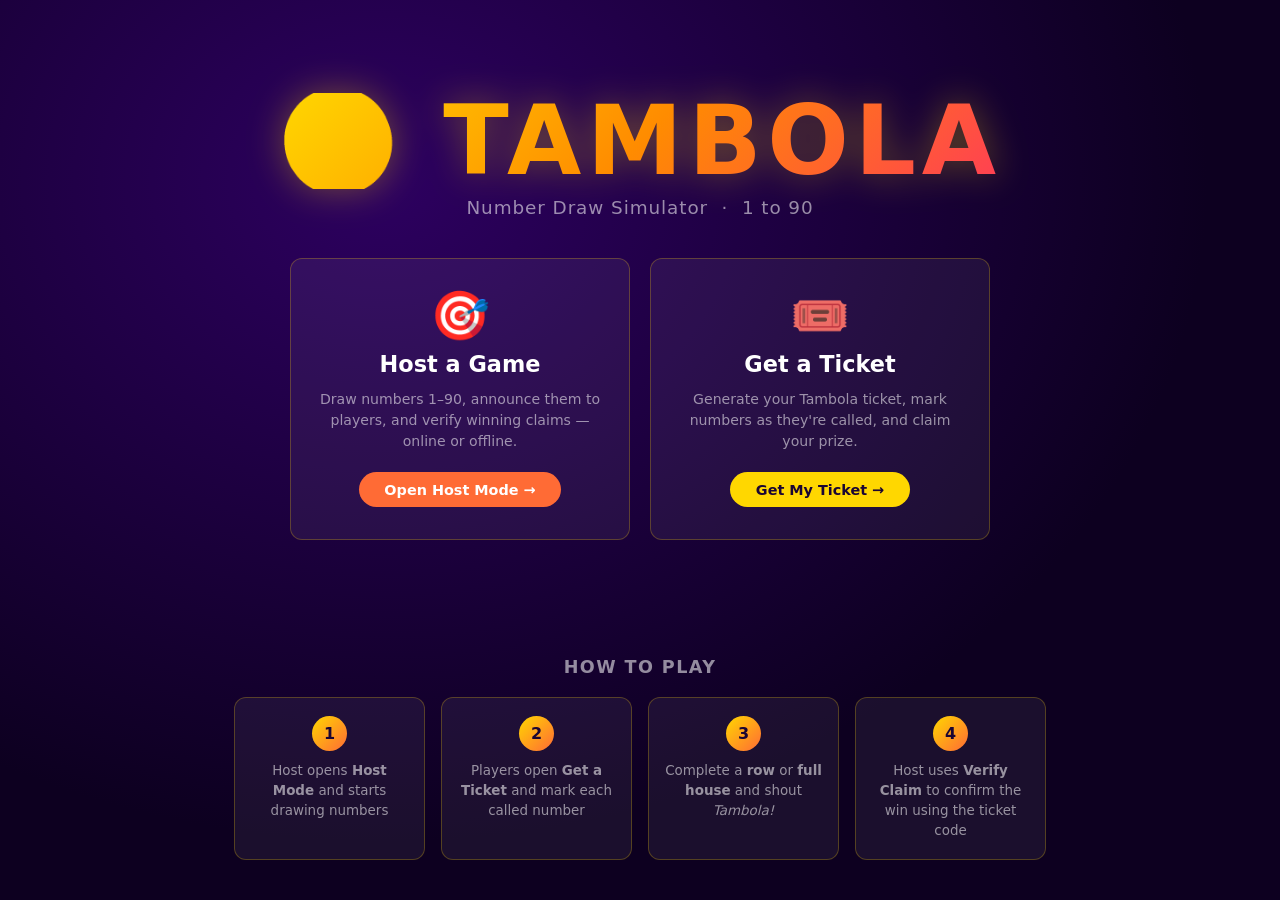
<file: index.html>
<!DOCTYPE html>
<html lang="en">
<head>
    <meta charset="UTF-8">
    <meta name="viewport" content="width=device-width, initial-scale=1.0">
    <title>Tambola – Number Draw Simulator</title>
    <meta name="description" content="Free offline Tambola / Housie number draw simulator. Host games, generate tickets, verify wins.">
    <link rel="stylesheet" href="assets/css/style.css">
    <style>
        /* Landing-only styles inlined to avoid flash */
        body { background: radial-gradient(ellipse at 30% 20%, #2d0060 0%, #0d0020 65%); }
    </style>
</head>
<body class="page-landing">

<main class="landing-hero">
    <div class="landing-logo">🎱 TAMBOLA</div>
    <p class="landing-sub">Number Draw Simulator &nbsp;·&nbsp; 1 to 90</p>

    <div class="mode-cards">
        <a href="host.html" class="mode-card host">
            <div class="mode-icon">🎯</div>
            <h2>Host a Game</h2>
            <p>Draw numbers 1–90, announce them to players, and verify winning claims — online or offline.</p>
            <span class="enter-btn">Open Host Mode →</span>
        </a>

        <a href="player.html" class="mode-card player">
            <div class="mode-icon">🎟️</div>
            <h2>Get a Ticket</h2>
            <p>Generate your Tambola ticket, mark numbers as they're called, and claim your prize.</p>
            <span class="enter-btn">Get My Ticket →</span>
        </a>
    </div>
</main>

<section class="how-to-section">
    <h3>HOW TO PLAY</h3>
    <div class="steps">
        <div class="step">
            <div class="step-num">1</div>
            <p>Host opens <strong>Host Mode</strong> and starts drawing numbers</p>
        </div>
        <div class="step">
            <div class="step-num">2</div>
            <p>Players open <strong>Get a Ticket</strong> and mark each called number</p>
        </div>
        <div class="step">
            <div class="step-num">3</div>
            <p>Complete a <strong>row</strong> or <strong>full house</strong> and shout <em>Tambola!</em></p>
        </div>
        <div class="step">
            <div class="step-num">4</div>
            <p>Host uses <strong>Verify Claim</strong> to confirm the win using the ticket code</p>
        </div>
    </div>
</section>

</body>
</html>
</file>
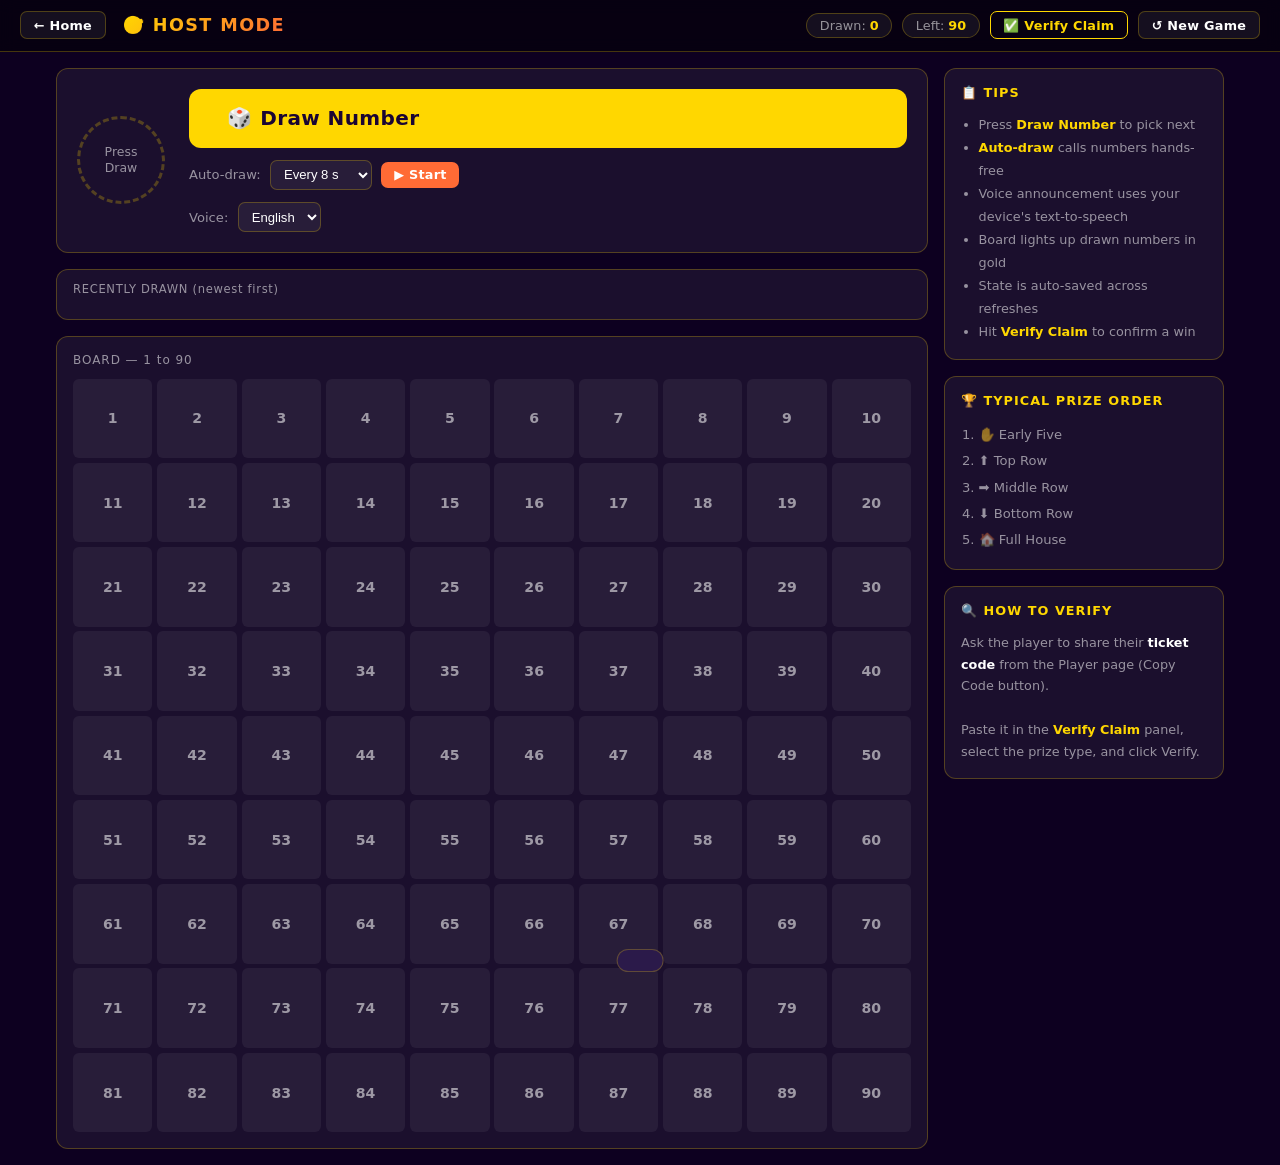
<file: host.html>
<!DOCTYPE html>
<html lang="en">
<head>
    <meta charset="UTF-8">
    <meta name="viewport" content="width=device-width, initial-scale=1.0">
    <title>Host Mode – Tambola</title>
    <link rel="stylesheet" href="assets/css/style.css">
</head>
<body>

<!-- ===== Header ===== -->
<header class="page-header">
    <a href="index.html" class="btn btn-ghost btn-sm">← Home</a>
    <span class="page-title">🎯 HOST MODE</span>
    <div class="header-right">
        <div class="stats-chips">
            <span class="stat-chip">Drawn: <strong id="drawnCount">0</strong></span>
            <span class="stat-chip">Left: <strong id="remainingCount">90</strong></span>
        </div>
        <button id="btnVerify" class="btn btn-outline btn-sm">✅ Verify Claim</button>
        <button id="btnReset"  class="btn btn-ghost btn-sm">↺ New Game</button>
    </div>
</header>

<!-- ===== Main Layout ===== -->
<div class="host-layout">

    <!-- LEFT / MAIN COLUMN -->
    <div class="host-main">

        <!-- Current draw panel -->
        <div class="draw-panel">
            <div class="current-number-wrap">
                <div id="currentNumber" class="current-number hidden" aria-live="polite" aria-atomic="true">—</div>
                <div id="emptyDraw" class="empty-draw">Press<br>Draw</div>
            </div>

            <div class="draw-controls">
                <button id="btnDraw" class="btn btn-gold btn-xl">🎲 Draw Number</button>

                <div class="auto-row">
                    <span style="font-size:.82rem;color:var(--muted)">Auto-draw:</span>
                    <select id="autoSpeedSelect" class="speed-select" aria-label="Auto-draw interval">
                        <option value="5000">Every 5 s</option>
                        <option value="8000" selected>Every 8 s</option>
                        <option value="10000">Every 10 s</option>
                        <option value="15000">Every 15 s</option>
                        <option value="20000">Every 20 s</option>
                        <option value="30000">Every 30 s</option>
                    </select>
                    <button id="btnAutoStart" class="btn btn-orange btn-sm">▶ Start</button>
                    <button id="btnAutoStop"  class="btn btn-red btn-sm hidden">⏹ Stop</button>
                </div>

                <div class="auto-row">
                    <span style="font-size:.82rem;color:var(--muted)">Voice:</span>
                    <select id="voiceLangSelect" class="speed-select" aria-label="Announcement language">
                        <option value="en">English</option>
                        <option value="hi">हिन्दी</option>
                        <option value="ne">नेपाली</option>
                    </select>
                </div>
            </div>
        </div>

        <!-- Call phrase card -->
        <div id="callCard" class="call-card hidden" aria-live="polite">
            <div class="call-line en" id="callEn"></div>
            <div class="call-line hi" id="callHi"></div>
            <div class="call-line ne" id="callNe"></div>
        </div>

        <!-- Drawn numbers strip -->
        <div class="drawn-strip-wrap">
            <div class="drawn-strip-label">RECENTLY DRAWN (newest first)</div>
            <div class="drawn-strip" id="drawnStrip" aria-live="polite" aria-label="Recently drawn numbers"></div>
        </div>

        <!-- Confirmed winners panel (hidden until first winner recorded) -->
        <div id="winnersSection" class="winners-section hidden">
            <div class="drawn-strip-label">🏆 CONFIRMED WINNERS</div>
            <div id="winnersList" class="winners-list"></div>
        </div>

        <!-- Number board 1–90 -->
        <div class="board-wrap">
            <div class="board-title">BOARD — 1 to 90</div>
            <div class="number-board" id="numberBoard" role="grid" aria-label="Numbers 1 to 90"></div>
        </div>

    </div><!-- /host-main -->

    <!-- SIDEBAR -->
    <aside class="sidebar">

        <div class="sidebar-card">
            <div class="sidebar-title">📋 TIPS</div>
            <ul style="font-size:.8rem;color:var(--muted);line-height:1.8;padding-left:1.1rem">
                <li>Press <strong style="color:var(--gold)">Draw Number</strong> to pick next</li>
                <li><strong style="color:var(--gold)">Auto-draw</strong> calls numbers hands-free</li>
                <li>Voice announcement uses your device's text-to-speech</li>
                <li>Board lights up drawn numbers in gold</li>
                <li>State is auto-saved across refreshes</li>
                <li>Hit <strong style="color:var(--gold)">Verify Claim</strong> to confirm a win</li>
            </ul>
        </div>

        <div class="sidebar-card">
            <div class="sidebar-title">🏆 TYPICAL PRIZE ORDER</div>
            <ol style="font-size:.82rem;color:var(--muted);line-height:2;padding-left:1.1rem">
                <li>✋ Early Five</li>
                <li>⬆️ Top Row</li>
                <li>➡️ Middle Row</li>
                <li>⬇️ Bottom Row</li>
                <li>🏠 Full House</li>
            </ol>
        </div>

        <div class="sidebar-card">
            <div class="sidebar-title">🔍 HOW TO VERIFY</div>
            <p style="font-size:.8rem;color:var(--muted);line-height:1.7">
                Ask the player to share their <strong style="color:#fff">ticket code</strong>
                from the Player page (Copy Code button).<br><br>
                Paste it in the <strong style="color:var(--gold)">Verify Claim</strong> panel,
                select the prize type, and click Verify.
            </p>
        </div>

    </aside>

</div><!-- /host-layout -->

<!-- ===== Verify Claim Modal ===== -->
<div id="verifyModal" class="modal hidden" role="dialog" aria-modal="true" aria-labelledby="verifyTitle">
    <div class="modal-box">
        <div class="modal-title" id="verifyTitle">✅ Verify Winning Claim</div>

        <div id="houseSelectRow" class="hidden">
            <label style="font-size:.82rem;color:var(--muted);display:block;margin-bottom:.3rem">Which house / prize scope?</label>
            <select id="houseSelect" class="claim-select" aria-label="House selector"></select>
        </div>

        <label style="font-size:.82rem;color:var(--muted);display:block;margin:.6rem 0 .3rem">Prize type being claimed</label>
        <select id="claimTypeSelect" class="claim-select" aria-label="Prize type"></select>

        <label style="font-size:.82rem;color:var(--muted);display:block;margin:.9rem 0 .3rem">Player's ticket code</label>
        <p style="font-size:.75rem;color:var(--muted);margin-bottom:.5rem">
            Ask the player to tap <em>Copy Code</em> on their ticket and share it with you.
        </p>
        <div class="decode-row">
            <textarea id="ticketCodeInput" class="ticket-input" rows="3"
                placeholder="Paste ticket code here…" aria-label="Ticket code"></textarea>
            <button id="btnDecodeTicket" class="btn btn-ghost decode-load-btn">Load</button>
        </div>

        <!-- Ticket preview renders here -->
        <div id="ticketPreview" class="claim-preview"></div>

        <!-- Verification result -->
        <div id="verifyResult" class="verify-result"></div>

        <!-- Save winner — shown when claim is valid -->
        <div id="saveWinnerRow" class="save-winner-row hidden">
            <input id="winnerNameInput" class="winner-name-input"
                   type="text" placeholder="Enter player's name…" maxlength="50" autocomplete="off">
            <button id="btnSaveWinner" class="btn btn-gold btn-sm">🏆 Record Win</button>
        </div>

        <div class="modal-actions">
            <button id="btnRunVerify"   class="btn btn-gold">✅ Verify Now</button>
            <button id="btnCloseVerify" class="btn btn-ghost">Close</button>
        </div>
    </div>
</div>

<div id="toast" class="toast" role="status" aria-live="polite"></div>

<script src="assets/js/game.js"></script>
<script src="assets/js/calls.js"></script>
<script src="assets/js/host.js"></script>
</body>
</html>
</file>
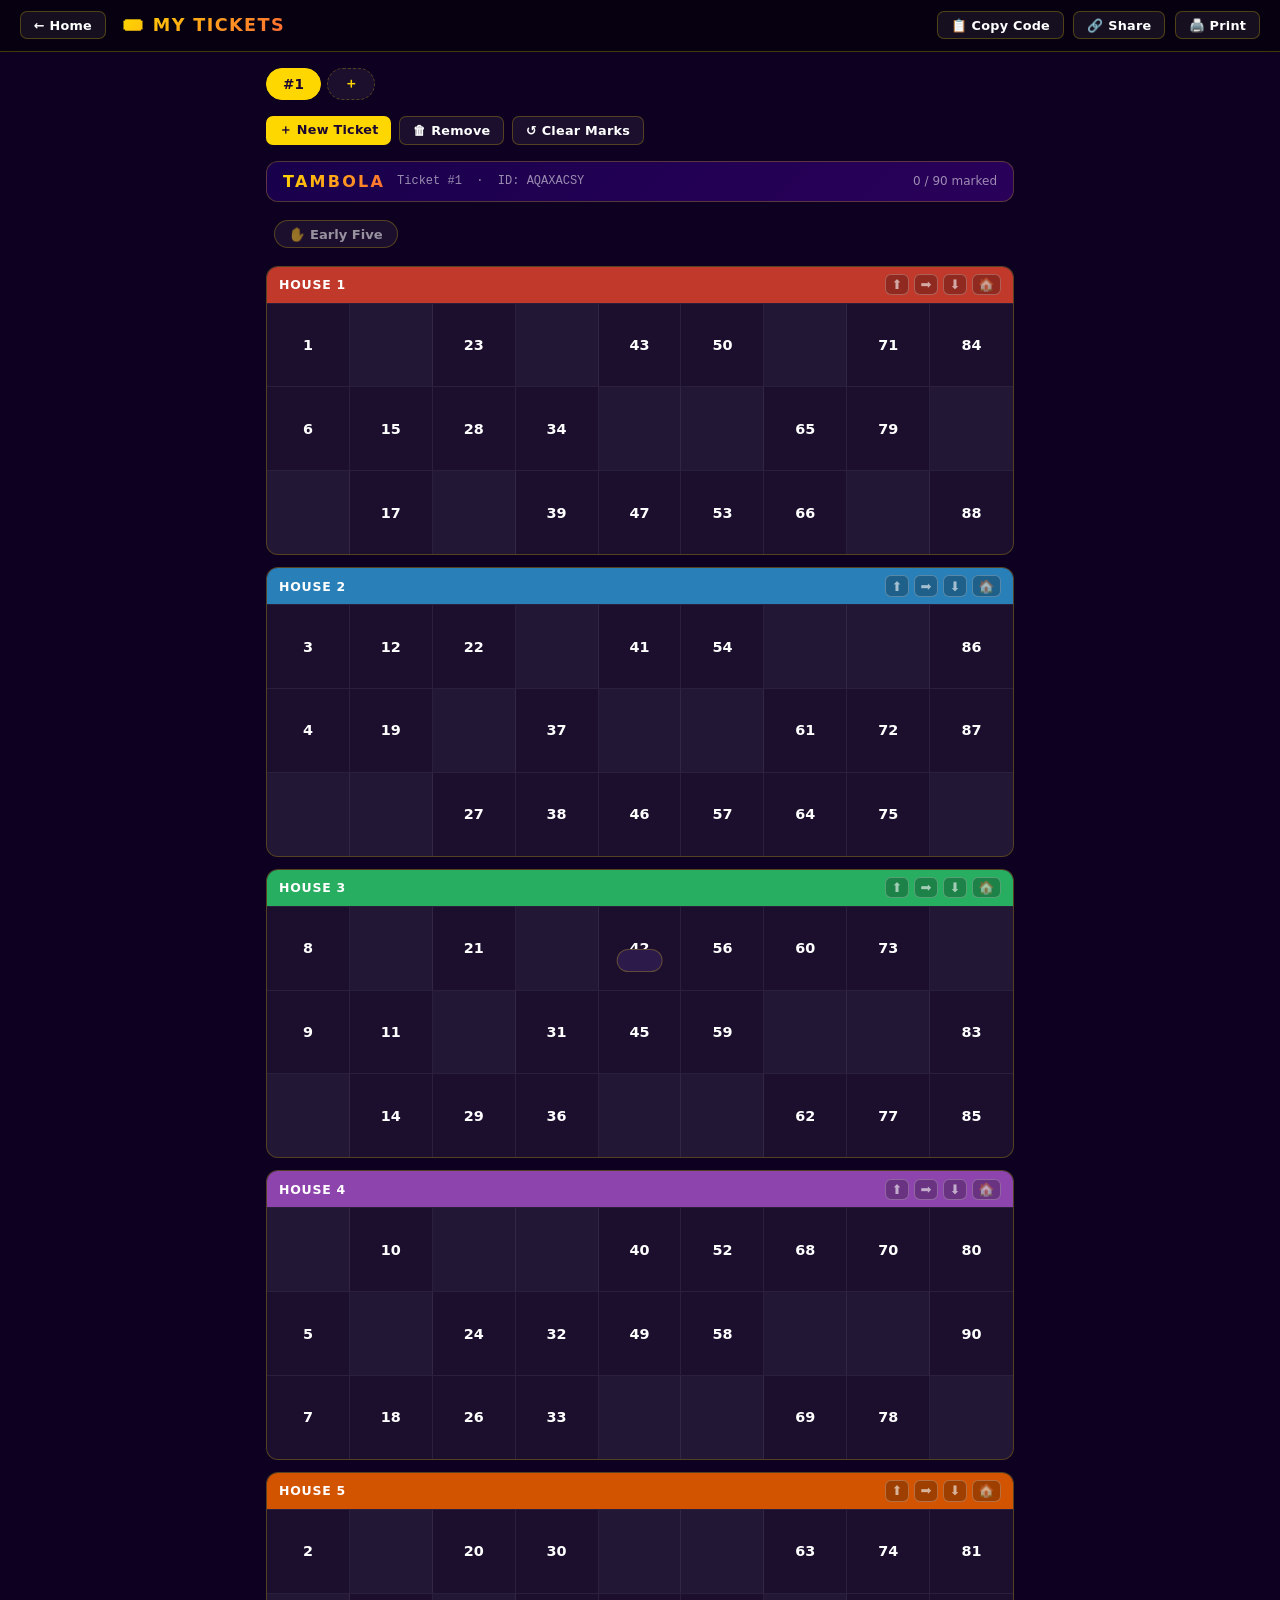
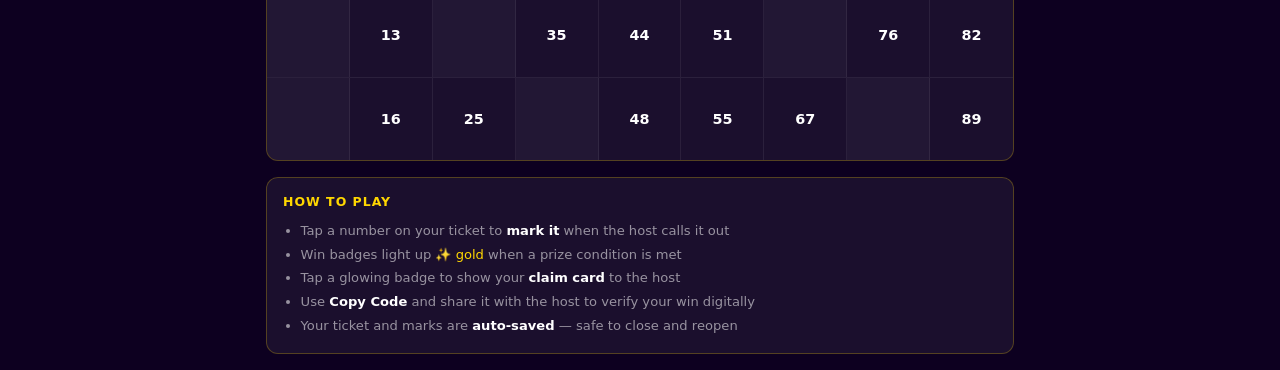
<file: player.html>
<!DOCTYPE html>
<html lang="en">
<head>
    <meta charset="UTF-8">
    <meta name="viewport" content="width=device-width, initial-scale=1.0">
    <title>My Ticket – Tambola</title>
    <link rel="stylesheet" href="assets/css/style.css">
</head>
<body>

<!-- ===== Header ===== -->
<header class="page-header">
    <a href="index.html" class="btn btn-ghost btn-sm">← Home</a>
    <span class="page-title">🎟️ MY TICKETS</span>
    <div class="header-right">
        <button id="btnCopyCode"    class="btn btn-ghost btn-sm">📋 Copy Code</button>
        <button id="btnShareTicket" class="btn btn-ghost btn-sm">🔗 Share</button>
        <button id="btnPrint"       class="btn btn-ghost btn-sm">🖨️ Print</button>
    </div>
</header>

<!-- ===== Player layout ===== -->
<div class="player-layout">

    <!-- Tabs + ticket management -->
    <div style="display:flex;align-items:center;gap:.75rem;flex-wrap:wrap">
        <div class="tab-bar" id="tabBar" role="tablist" aria-label="Tickets"></div>
    </div>

    <div class="ticket-actions">
        <button id="btnNewTicket"    class="btn btn-gold btn-sm">＋ New Ticket</button>
        <button id="btnRemoveTicket" class="btn btn-ghost btn-sm">🗑 Remove</button>
        <button id="btnResetMarks"   class="btn btn-ghost btn-sm">↺ Clear Marks</button>
    </div>

    <!-- Ticket render area -->
    <div id="ticketContainer"></div>

    <!-- Instructions -->
    <div class="sidebar-card" style="background:var(--card);border:1px solid var(--border);border-radius:var(--radius);padding:1rem">
        <div class="sidebar-title" style="color:var(--gold);font-size:.78rem;letter-spacing:.08em;font-weight:700;margin-bottom:.6rem">HOW TO PLAY</div>
        <ul style="font-size:.82rem;color:var(--muted);line-height:1.8;padding-left:1.1rem">
            <li>Tap a number on your ticket to <strong style="color:#fff">mark it</strong> when the host calls it out</li>
            <li>Win badges light up <span style="color:var(--gold)">✨ gold</span> when a prize condition is met</li>
            <li>Tap a glowing badge to show your <strong style="color:#fff">claim card</strong> to the host</li>
            <li>Use <strong style="color:#fff">Copy Code</strong> and share it with the host to verify your win digitally</li>
            <li>Your ticket and marks are <strong style="color:#fff">auto-saved</strong> — safe to close and reopen</li>
        </ul>
    </div>

</div><!-- /player-layout -->

<!-- ===== Claim Modal ===== -->
<div id="claimModal" class="modal hidden" role="dialog" aria-modal="true" aria-labelledby="claimTitle">
    <div class="modal-box">
        <div class="modal-title" id="claimTitle">🏆 Claim Your Win!</div>

        <p style="font-size:.88rem;color:var(--muted);margin-bottom:.5rem">Prize type</p>
        <p id="claimWinType" style="font-size:1.1rem;font-weight:800;color:var(--gold);margin-bottom:1rem"></p>

        <p style="font-size:.82rem;color:var(--muted);margin-bottom:.3rem">Ticket ID: <strong id="claimTicketId" style="color:var(--white)"></strong></p>

        <div id="claimTicketMini" class="claim-preview"></div>

        <div class="code-label" style="margin-top:.85rem">Your ticket code — share with host to verify</div>
        <div class="claim-code-box" id="claimTicketCode"></div>

        <div class="modal-actions">
            <button id="btnCopyClaimCode" class="btn btn-gold">📋 Copy Code</button>
            <button id="btnCloseClaim" class="btn btn-ghost">Close</button>
        </div>
    </div>
</div>

<div id="toast" class="toast" role="status" aria-live="polite"></div>

<script src="assets/js/game.js"></script>
<script src="assets/js/player.js"></script>
</body>
</html>
</file>
<file: assets/css/style.css>
/* ===== Reset & Variables ===== */
*, *::before, *::after { margin: 0; padding: 0; box-sizing: border-box; }

:root {
    --bg:       #0d0020;
    --bg2:      #160038;
    --card:     rgba(255 255 255 / .06);
    --border:   rgba(255 215 0  / .25);
    --gold:     #ffd700;
    --gold2:    #ffaa00;
    --orange:   #ff6b35;
    --green:    #27ae60;
    --red:      #e74c3c;
    --blue:     #3498db;
    --white:    #ffffff;
    --muted:    rgba(255 255 255 / .55);
    --radius:   12px;
    --radius-sm: 7px;
    --shadow:   0 8px 32px rgba(0 0 0 / .45);
}

html { font-size: 16px; scroll-behavior: smooth; }

body {
    font-family: 'Segoe UI', system-ui, -apple-system, sans-serif;
    background: var(--bg);
    color: var(--white);
    min-height: 100vh;
    -webkit-font-smoothing: antialiased;
}

a { color: inherit; text-decoration: none; }
button { cursor: pointer; font-family: inherit; }
.hidden { display: none !important; }

/* ===== Utility ===== */
.btn {
    display: inline-flex; align-items: center; gap: .45rem;
    padding: .55rem 1.2rem;
    border: none; border-radius: var(--radius-sm);
    font-size: .9rem; font-weight: 600; letter-spacing: .02em;
    transition: opacity .15s, transform .1s, box-shadow .15s;
}
.btn:hover  { opacity: .88; transform: translateY(-1px); }
.btn:active { transform: translateY(0); }

.btn-gold    { background: var(--gold);   color: #1a0533; }
.btn-orange  { background: var(--orange); color: #fff; }
.btn-outline { background: transparent; color: var(--gold); border: 1.5px solid var(--gold); }
.btn-ghost   { background: var(--card);   color: var(--white); border: 1px solid var(--border); }
.btn-red     { background: var(--red);    color: #fff; }
.btn-green   { background: var(--green);  color: #fff; }
.btn-sm      { padding: .35rem .8rem; font-size: .8rem; }
.btn-lg      { padding: .75rem 1.8rem; font-size: 1.05rem; }
.btn-xl      { padding: 1.1rem 2.4rem; font-size: 1.25rem; border-radius: var(--radius); }

/* ===== Toast ===== */
.toast {
    position: fixed; bottom: 1.5rem; left: 50%; transform: translateX(-50%) translateY(6rem);
    padding: .65rem 1.4rem; border-radius: 99px;
    background: #2b1a4a; border: 1px solid var(--border);
    font-size: .9rem; font-weight: 500;
    transition: transform .3s ease; z-index: 9999; white-space: nowrap;
    pointer-events: none;
}
.toast.show    { transform: translateX(-50%) translateY(0); }
.toast.success { border-color: var(--green); color: #7effa7; }
.toast.warn    { border-color: var(--gold2); color: var(--gold); }
.toast.info    { border-color: var(--blue);  color: #7ec8ff; }

/* ===== Modal ===== */
.modal {
    position: fixed; inset: 0;
    background: rgba(0 0 0 / .75); backdrop-filter: blur(4px);
    display: flex; align-items: center; justify-content: center;
    z-index: 500; padding: 1rem;
}
.modal-box {
    background: #1a0040; border: 1px solid var(--border);
    border-radius: var(--radius); padding: 1.75rem;
    width: 100%; max-width: 540px; max-height: 90vh; overflow-y: auto;
    box-shadow: var(--shadow);
}
.modal-title { font-size: 1.25rem; font-weight: 700; color: var(--gold); margin-bottom: 1.1rem; }
.modal-actions { display: flex; gap: .7rem; flex-wrap: wrap; margin-top: 1.25rem; }

/* ===== Ticket (shared) ===== */
.ticket-card {
    background: #fff; color: #111;
    border-radius: var(--radius); overflow: hidden;
    box-shadow: var(--shadow);
    transition: box-shadow .3s;
}
.ticket-card.full-house-glow { box-shadow: 0 0 0 4px var(--gold), var(--shadow); }

.ticket-header {
    background: linear-gradient(135deg, #c0392b, #e74c3c);
    color: #fff; padding: .6rem 1rem;
    display: flex; justify-content: space-between; align-items: center;
    font-size: .8rem;
}
.ticket-title { font-size: 1rem; font-weight: 800; letter-spacing: .1em; }
.ticket-id    { opacity: .85; font-size: .75rem; }

.ticket-grid { display: grid; }
.ticket-row  { display: grid; grid-template-columns: repeat(9, 1fr); }

.tcell {
    aspect-ratio: 1; display: flex; align-items: center; justify-content: center;
    font-size: clamp(.75rem, 2.5vw, 1rem); font-weight: 700;
    border: 1px solid #ddd;
}
.tcell.blank  { background: #f5f5f5; color: transparent; }
.tcell.number { background: #fff; color: #222; cursor: pointer; transition: background .15s, color .15s; }
.tcell.number:hover { background: #fff8e1; }
.tcell.marked {
    background: #27ae60; color: #fff;
    text-decoration: line-through;
}
.ticket-row.row-win .tcell.marked { background: #d4ac0d; color: #1a0533; }

.ticket-footer {
    background: #f9f9f9; border-top: 1px solid #eee;
    padding: .4rem 1rem; font-size: .78rem; color: #555;
    display: flex; justify-content: flex-end;
}

/* Mini ticket (verify / claim preview) */
.ticket-mini { display: grid; border: 1px solid #ddd; border-radius: 6px; overflow: hidden; }
.ticket-mini .ticket-row { display: grid; grid-template-columns: repeat(9,1fr); }
.ticket-mini .tcell {
    aspect-ratio: 1; display: flex; align-items: center; justify-content: center;
    font-size: clamp(.82rem, 2.2vw, 1.05rem); font-weight: 700;
    border: 1px solid #ddd;
}
.ticket-mini .tcell.blank { background: #f0f0f0; }
.ticket-mini .tcell.hit   { background: #27ae60; color: #fff; }
.ticket-mini .tcell.miss  { background: #fff; color: #444; }

/* Win badges */
.win-panel { display: flex; flex-wrap: wrap; gap: .5rem; }
.win-badge {
    display: flex; align-items: center; gap: .35rem;
    padding: .4rem .85rem; border-radius: 99px;
    border: 1.5px solid var(--border);
    font-size: .8rem; color: var(--muted);
    background: var(--card); transition: all .2s;
}
.win-badge.won {
    border-color: var(--gold); color: var(--gold);
    background: rgba(255 215 0 / .12);
    cursor: pointer; animation: badge-pulse 1.5s ease-in-out infinite;
}
@keyframes badge-pulse {
    0%, 100% { box-shadow: 0 0 0 0 rgba(255,215,0,.4); }
    50%       { box-shadow: 0 0 0 6px rgba(255,215,0,0); }
}
.badge-icon { font-size: .95rem; }

/* ===== Landing Page ===== */
.page-landing {
    background: radial-gradient(ellipse at 30% 20%, #2d0060 0%, var(--bg) 65%);
    min-height: 100vh; display: flex; flex-direction: column;
}
.landing-hero {
    flex: 1; display: flex; flex-direction: column; align-items: center;
    justify-content: center; text-align: center; padding: 3rem 1.5rem 2rem;
}
.landing-logo {
    font-size: clamp(3rem, 10vw, 6rem);
    font-weight: 900; letter-spacing: .06em;
    background: linear-gradient(135deg, #ffd700, #ff8c00, #ff3e55);
    -webkit-background-clip: text; background-clip: text;
    -webkit-text-fill-color: transparent; line-height: 1;
    filter: drop-shadow(0 0 18px rgba(255,215,0,.35));
}
.landing-sub {
    margin-top: .5rem; font-size: clamp(.9rem,2.5vw,1.15rem);
    color: var(--muted); letter-spacing: .05em;
}

.mode-cards {
    display: grid; grid-template-columns: repeat(auto-fit, minmax(260px, 1fr));
    gap: 1.25rem; margin-top: 2.5rem; width: 100%; max-width: 700px;
}
.mode-card {
    display: flex; flex-direction: column; align-items: center;
    gap: .75rem; padding: 2rem 1.5rem;
    background: var(--card); border: 1.5px solid var(--border);
    border-radius: var(--radius); text-align: center;
    transition: transform .2s, box-shadow .2s, border-color .2s;
}
.mode-card:hover {
    transform: translateY(-4px);
    box-shadow: 0 12px 40px rgba(255,215,0,.12);
    border-color: var(--gold2);
}
.mode-card.host:hover { border-color: var(--orange); }

.mode-icon { font-size: 3rem; line-height: 1; }
.mode-card h2 { font-size: 1.4rem; font-weight: 800; }
.mode-card p  { font-size: .88rem; color: var(--muted); line-height: 1.5; }
.mode-card .enter-btn {
    margin-top: .5rem; padding: .6rem 1.6rem;
    border: none; border-radius: 99px;
    font-weight: 700; font-size: .9rem;
    transition: opacity .2s;
}
.mode-card.host   .enter-btn { background: var(--orange); color: #fff; }
.mode-card.player .enter-btn { background: var(--gold);   color: #1a0533; }
.mode-card:hover .enter-btn  { opacity: .88; }

.how-to-section {
    padding: 2.5rem 1.5rem; max-width: 860px; margin: 0 auto; width: 100%;
}
.how-to-section h3 { text-align: center; font-size: 1.1rem; color: var(--muted); margin-bottom: 1.25rem; letter-spacing: .08em; }
.steps { display: grid; grid-template-columns: repeat(auto-fit, minmax(180px, 1fr)); gap: 1rem; }
.step {
    background: var(--card); border: 1px solid var(--border);
    border-radius: var(--radius); padding: 1.1rem 1rem; text-align: center;
}
.step-num {
    display: inline-flex; align-items: center; justify-content: center;
    width: 2.2rem; height: 2.2rem; border-radius: 50%;
    background: linear-gradient(135deg, var(--gold), var(--orange));
    color: #1a0533; font-weight: 900; font-size: 1rem; margin-bottom: .6rem;
}
.step p { font-size: .84rem; color: var(--muted); line-height: 1.5; }

/* ===== Page shell (Host + Player) ===== */
.page-header {
    background: rgba(0 0 0 / .45); border-bottom: 1px solid var(--border);
    padding: .7rem 1.25rem;
    display: flex; align-items: center; gap: 1rem; flex-wrap: wrap;
    position: sticky; top: 0; z-index: 100; backdrop-filter: blur(8px);
}
.page-title {
    font-size: 1.1rem; font-weight: 800; letter-spacing: .08em;
    background: linear-gradient(135deg, var(--gold), var(--orange));
    -webkit-background-clip: text; background-clip: text;
    -webkit-text-fill-color: transparent;
}
.header-right { margin-left: auto; display: flex; gap: .6rem; align-items: center; flex-wrap: wrap; }

/* ===== Host Page ===== */
.host-layout {
    display: grid;
    grid-template-columns: 1fr 280px;
    gap: 1rem; padding: 1rem;
    max-width: 1200px; margin: 0 auto;
    align-items: start;
}
@media (max-width: 900px) {
    .host-layout { grid-template-columns: 1fr; }
}

.host-main { display: flex; flex-direction: column; gap: 1rem; }

/* Call phrase card */
.call-card {
    background: linear-gradient(135deg, rgba(26,0,80,.95), rgba(45,0,96,.95));
    border: 1.5px solid var(--border);
    border-radius: var(--radius);
    padding: 1rem 1.25rem;
    display: flex; flex-direction: column; gap: .55rem;
    position: relative; overflow: hidden;
}
.call-card::before {
    content: '';
    position: absolute; inset: 0;
    background: linear-gradient(90deg, transparent, rgba(255,215,0,.04), transparent);
    pointer-events: none;
}
@keyframes call-slide-in {
    0%   { opacity: 0; transform: translateY(-10px); }
    100% { opacity: 1; transform: translateY(0); }
}
.call-slide-in { animation: call-slide-in .35s ease forwards; }

.call-line {
    font-size: clamp(.82rem, 2.2vw, 1rem);
    line-height: 1.45;
    padding-left: 1.8rem;
    position: relative;
}
.call-line::before {
    content: '';
    position: absolute; left: 0; top: .15em;
    width: 1.2rem; height: 1.2rem;
    border-radius: 3px;
    display: flex; align-items: center; justify-content: center;
    font-size: .6rem; font-weight: 800; letter-spacing: 0;
    line-height: 1.2rem; text-align: center;
}
.call-line.en {
    color: #ffe680;
    font-weight: 600;
}
.call-line.en::before { content: 'EN'; background: #ffe680; color: #1a1a1a; }
.call-line.hi {
    color: #ffb347;
    font-weight: 500;
    font-size: clamp(.8rem, 2vw, .95rem);
}
.call-line.hi::before { content: 'हि'; background: #ffb347; color: #1a1a1a; font-size: .7rem; }
.call-line.ne {
    color: #7ec8ff;
    font-weight: 500;
    font-size: clamp(.8rem, 2vw, .95rem);
}
.call-line.ne::before { content: 'ने'; background: #7ec8ff; color: #1a1a1a; font-size: .7rem; }

/* Current draw panel */
.draw-panel {
    background: var(--card); border: 1px solid var(--border);
    border-radius: var(--radius); padding: 1.25rem;
    display: flex; align-items: center; gap: 1.5rem; flex-wrap: wrap;
}
.current-number-wrap {
    position: relative; width: 5.5rem; height: 5.5rem; flex-shrink: 0;
}
.current-number {
    width: 5.5rem; height: 5.5rem; border-radius: 50%;
    display: flex; align-items: center; justify-content: center;
    background: linear-gradient(135deg, var(--gold), var(--orange));
    color: #1a0533; font-size: 2.2rem; font-weight: 900;
    box-shadow: 0 0 24px rgba(255,215,0,.45);
}
.empty-draw {
    width: 5.5rem; height: 5.5rem; border-radius: 50%;
    border: 3px dashed var(--border);
    display: flex; align-items: center; justify-content: center;
    color: var(--muted); font-size: .78rem; text-align: center; line-height: 1.3;
}
@keyframes pop-in {
    0%   { transform: scale(.4); opacity: 0; }
    70%  { transform: scale(1.15); }
    100% { transform: scale(1); opacity: 1; }
}
.pop-in { animation: pop-in .38s cubic-bezier(.22,.68,0,1.2) forwards; }

.draw-controls { display: flex; flex-direction: column; gap: .75rem; flex: 1; min-width: 180px; }
.auto-row      { display: flex; align-items: center; gap: .6rem; flex-wrap: wrap; }
.speed-select {
    background: var(--card); border: 1px solid var(--border);
    color: var(--white); border-radius: var(--radius-sm);
    padding: .35rem .55rem; font-size: .82rem;
}
.stats-chips { display: flex; gap: .6rem; flex-wrap: wrap; }
.stat-chip {
    background: var(--card); border: 1px solid var(--border);
    border-radius: 99px; padding: .25rem .8rem; font-size: .8rem;
    color: var(--muted);
}
.stat-chip strong { color: var(--gold); }

/* Drawn strip */
.drawn-strip-wrap {
    background: var(--card); border: 1px solid var(--border);
    border-radius: var(--radius); padding: .75rem 1rem;
    overflow: hidden;
}
.drawn-strip-label { font-size: .72rem; color: var(--muted); margin-bottom: .4rem; letter-spacing: .06em; }
.drawn-strip {
    display: flex; gap: .4rem; overflow-x: auto; padding-bottom: .25rem;
    scrollbar-width: thin; scrollbar-color: var(--border) transparent;
}
.strip-num {
    flex-shrink: 0; width: 2rem; height: 2rem; border-radius: 50%;
    display: flex; align-items: center; justify-content: center;
    font-size: .8rem; font-weight: 700;
    background: var(--card); border: 1px solid var(--border); color: var(--muted);
}
.strip-num.latest {
    background: var(--gold); color: #1a0533; border-color: var(--gold);
    font-size: .9rem;
}

/* Number board */
.board-wrap {
    background: var(--card); border: 1px solid var(--border);
    border-radius: var(--radius); padding: 1rem;
}
.board-title { font-size: .75rem; color: var(--muted); letter-spacing: .08em; margin-bottom: .75rem; }
.number-board {
    display: grid; grid-template-columns: repeat(10, 1fr); gap: .3rem;
}
.board-cell {
    aspect-ratio: 1; border: none; border-radius: 6px;
    font-size: clamp(.7rem, 1.5vw, .88rem); font-weight: 700;
    background: rgba(255 255 255 / .06); color: var(--muted);
    transition: all .25s;
}
.board-cell.drawn  {
    background: rgba(255,215,0,.18); color: var(--gold);
    border: 1px solid rgba(255,215,0,.35);
}
.board-cell.latest {
    background: var(--gold); color: #1a0533;
    box-shadow: 0 0 14px rgba(255,215,0,.6);
}

/* Sidebar */
.sidebar { display: flex; flex-direction: column; gap: 1rem; }

.sidebar-card {
    background: var(--card); border: 1px solid var(--border);
    border-radius: var(--radius); padding: 1rem;
}
.sidebar-title { font-size: .8rem; color: var(--gold); letter-spacing: .08em; font-weight: 700; margin-bottom: .85rem; }

.claim-select {
    width: 100%; background: var(--bg2); border: 1px solid var(--border);
    color: var(--white); border-radius: var(--radius-sm);
    padding: .5rem .65rem; font-size: .88rem; margin-bottom: .75rem;
}
.ticket-input {
    width: 100%; background: var(--bg2); border: 1px solid var(--border);
    color: var(--white); border-radius: var(--radius-sm);
    padding: .5rem .65rem; font-size: .8rem; font-family: monospace;
    resize: vertical; min-height: 70px;
}
.ticket-input::placeholder { color: var(--muted); }

.verify-result { margin-top: .75rem; }
.verify-win, .verify-fail {
    padding: .6rem .85rem; border-radius: var(--radius-sm);
    font-size: .88rem; font-weight: 600;
}
.verify-win  { background: rgba(39,174,96,.2);  border: 1px solid var(--green); color: #7effa7; }
.verify-fail { background: rgba(231,76,60,.15); border: 1px solid var(--red);   color: #ff9f9f; }
.verify-win span, .verify-fail span { font-weight: 800; }
.error-text { color: var(--red); font-size: .85rem; margin-top: .5rem; }

/* Save winner row inside verify modal */
.save-winner-row {
    display: flex; align-items: center; gap: .5rem;
    margin-top: .65rem; padding: .6rem .75rem;
    background: rgba(255,215,0,.08); border: 1px solid rgba(255,215,0,.3);
    border-radius: var(--radius-sm);
}
.winner-name-input {
    flex: 1; min-width: 0;
    background: var(--bg2); border: 1px solid var(--border);
    border-radius: var(--radius-sm); padding: .45rem .7rem;
    color: var(--white); font-size: .88rem;
    outline: none;
}
.winner-name-input:focus { border-color: var(--gold); }

/* Winners panel in main game view */
.winners-section {
    background: var(--card); border: 1px solid rgba(255,215,0,.35);
    border-radius: var(--radius); padding: .85rem 1rem;
    margin-bottom: .5rem;
}
.winners-list { display: flex; flex-direction: column; gap: .45rem; margin-top: .5rem; }
.winner-entry {
    display: flex; align-items: center; gap: .65rem;
    background: rgba(255,215,0,.06); border: 1px solid rgba(255,215,0,.18);
    border-radius: var(--radius-sm); padding: .5rem .75rem;
    font-size: .85rem;
}
.winner-prize-icon { font-size: 1.2rem; flex-shrink: 0; }
.winner-info { flex: 1; min-width: 0; display: flex; flex-direction: column; gap: .1rem; }
.winner-name { font-weight: 700; color: var(--white); }
.winner-meta { font-size: .75rem; color: var(--muted); }
.winner-ticket-id {
    font-family: monospace; font-size: .72rem; color: var(--gold2);
    flex-shrink: 0;
}
.winner-remove {
    background: none; border: none; cursor: pointer;
    color: var(--muted); font-size: 1.1rem; line-height: 1;
    padding: 0 .2rem; flex-shrink: 0;
    transition: color .15s;
}
.winner-remove:hover { color: var(--red); }

.decode-row { display: flex; gap: .5rem; }
.decode-row .ticket-input { flex: 1; min-height: auto; }
.decode-load-btn { align-self: flex-start; }

/* ===== Player Page ===== */
.player-layout {
    padding: 1rem; max-width: 780px; margin: 0 auto;
    display: flex; flex-direction: column; gap: 1rem;
}
.tab-bar {
    display: flex; gap: .4rem; flex-wrap: wrap;
}
.tab-btn {
    padding: .4rem 1rem; border: 1.5px solid var(--border);
    background: var(--card); color: var(--muted);
    border-radius: 99px; font-size: .85rem; font-weight: 600;
    transition: all .15s;
}
.tab-btn.active { background: var(--gold); color: #1a0533; border-color: var(--gold); }
.tab-btn.add-tab { color: var(--gold); border-style: dashed; }

.ticket-actions { display: flex; gap: .5rem; flex-wrap: wrap; }

#ticketContainer { /* dynamic */ }

.claim-preview { margin: .75rem 0; }
.claim-code-box {
    background: var(--bg2); border: 1px solid var(--border);
    border-radius: var(--radius-sm); padding: .6rem .85rem;
    font-family: monospace; font-size: .75rem; word-break: break-all;
    color: var(--gold2); max-height: 80px; overflow-y: auto;
}
.code-label { font-size: .75rem; color: var(--muted); margin-bottom: .35rem; }

/* ===== Book / 5-House Ticket Layout (Player Page) ===== */

.book-wrap {
    display: flex; flex-direction: column; gap: .75rem;
}

.book-header {
    background: linear-gradient(135deg, rgba(26,0,80,.9), rgba(45,0,96,.9));
    border: 1px solid var(--border); border-radius: var(--radius);
    padding: .65rem 1rem;
    display: flex; align-items: center; gap: .75rem; flex-wrap: wrap;
}
.book-title {
    font-size: 1rem; font-weight: 900; letter-spacing: .14em;
    background: linear-gradient(135deg, var(--gold), var(--orange));
    -webkit-background-clip: text; background-clip: text;
    -webkit-text-fill-color: transparent;
}
.book-meta  { font-size: .75rem; color: var(--muted); font-family: monospace; }
.book-marked { margin-left: auto; font-size: .75rem; color: var(--muted); }

.early-five-strip {
    display: flex; align-items: center; gap: .5rem;
    padding: .35rem .5rem;
}
.ef-badge {
    display: inline-flex; align-items: center; gap: .35rem;
    padding: .35rem .9rem; border-radius: 99px;
    border: 1.5px solid var(--border);
    font-size: .82rem; font-weight: 600; color: var(--muted);
    background: var(--card); transition: all .2s;
}
.ef-badge.won {
    border-color: var(--gold); color: var(--gold);
    background: rgba(255,215,0,.12);
    cursor: pointer; animation: badge-pulse 1.5s ease-in-out infinite;
}

/* Individual house block */
.house-block {
    background: var(--card); border: 1px solid var(--border);
    border-radius: var(--radius); overflow: hidden;
}

.house-header {
    display: flex; align-items: center; justify-content: space-between;
    padding: .45rem .75rem; gap: .5rem;
}
.house-label {
    font-size: .78rem; font-weight: 700; color: #fff;
    letter-spacing: .06em; text-transform: uppercase;
}
.house-badges { display: flex; gap: .3rem; }
.hbadge {
    background: rgba(0 0 0 / .25); border: 1px solid rgba(255 255 255 / .25);
    color: rgba(255 255 255 / .6);
    border-radius: 6px; padding: .2rem .35rem;
    font-size: .82rem; line-height: 1; cursor: default;
    transition: all .15s;
}
.hbadge.won {
    background: rgba(255,215,0,.22); border-color: var(--gold);
    color: var(--gold); cursor: pointer;
    animation: badge-pulse 1.5s ease-in-out infinite;
}

/* House grid */
.house-grid { display: flex; flex-direction: column; }
.house-row  {
    display: grid; grid-template-columns: repeat(9, 1fr);
    border-top: 1px solid rgba(255 255 255 / .07);
}
.house-row.row-win { background: rgba(255,215,0,.07); }

.hcell {
    aspect-ratio: 1; display: flex; align-items: center; justify-content: center;
    font-size: clamp(.7rem, 1.8vw, .9rem); font-weight: 700;
    border-right: 1px solid rgba(255 255 255 / .07);
    transition: background .15s, color .15s;
}
.hcell:last-child { border-right: none; }
.hcell.blank { background: rgba(255 255 255 / .03); color: transparent; }
.hcell.num   { color: var(--white); cursor: pointer; }
.hcell.num:hover { background: rgba(255,215,0,.14); }
.hcell.num.marked {
    background: rgba(39,174,96,.3); color: #7effa7;
    text-decoration: line-through;
}
.house-row.row-win .hcell.marked {
    background: rgba(255,215,0,.25); color: var(--gold);
}

/* Claim modal house mini */
.claim-house-mini { margin-bottom: .65rem; }
.claim-house-label {
    font-size: .72rem; color: var(--muted); letter-spacing: .05em;
    text-transform: uppercase; margin-bottom: .3rem;
}

/* ===== Host Mode — Mobile responsive (≤ 600px) ===== */
@media (max-width: 600px) {

    /* Header: 2-row layout — home+title on row 1, actions on row 2 */
    .page-header { padding: .45rem .75rem; gap: .3rem; }
    .page-title  { font-size: .88rem; }
    .header-right {
        width: 100%; margin-left: 0;
        justify-content: space-between; gap: .35rem;
    }
    .stats-chips { flex: 1; gap: .35rem; }
    .stat-chip   { font-size: .75rem; padding: .2rem .65rem; }

    /* Host layout padding */
    .host-layout { padding: .45rem; gap: .55rem; }

    /* Draw panel — stack number + controls vertically, centred */
    .draw-panel {
        flex-direction: column;
        align-items: center;
        padding: 1rem .85rem;
        gap: .9rem;
    }
    .current-number-wrap { width: 6.5rem; height: 6.5rem; }
    .current-number      { width: 6.5rem; height: 6.5rem; font-size: 2.6rem; }
    .empty-draw          { width: 6.5rem; height: 6.5rem; font-size: .85rem; }
    .draw-controls       { width: 100%; min-width: 0; }
    #btnDraw             { width: 100%; justify-content: center; }
    .auto-row            { gap: .45rem; }
    .auto-row .speed-select { flex: 1; min-width: 0; }

    /* Number board — tighter grid */
    .board-wrap   { padding: .6rem .4rem; }
    .number-board { gap: .15rem; }
    .board-cell   { border-radius: 4px; }

    /* Drawn strip */
    .drawn-strip-wrap { padding: .55rem .75rem; }

    /* Call card */
    .call-card { padding: .8rem .9rem; }

    /* Winners panel */
    .winner-ticket-id { display: none; }
    .winner-entry { gap: .45rem; padding: .45rem .6rem; }
    .winner-meta  { font-size: .7rem; }

    /* Verify modal — bottom-sheet style */
    .modal { padding: .25rem; align-items: flex-end; }
    .modal-box {
        max-height: 93vh;
        padding: 1.1rem .9rem;
        border-radius: var(--radius) var(--radius) 0 0;
    }
    .modal-title { font-size: 1.05rem; margin-bottom: .85rem; }
    .modal-actions { flex-direction: column; }
    .modal-actions .btn { text-align: center; justify-content: center; }

    /* Ticket code input area — stack vertically */
    .decode-row { flex-direction: column; gap: .45rem; }
    .decode-row .btn { align-self: stretch; text-align: center; justify-content: center; }

    /* Save-winner row — stacked on mobile */
    .save-winner-row { flex-wrap: wrap; gap: .45rem; }
    .winner-name-input { flex-basis: 100%; }
    .save-winner-row .btn { flex: 1; justify-content: center; }

    /* Sidebar cards — reduce padding to save vertical space */
    .sidebar-card { padding: .75rem; }
    .sidebar-title { margin-bottom: .55rem; }
}

/* Very small phones (≤ 380px) — hide secondary sidebar to reduce scrolling */
@media (max-width: 380px) {
    .sidebar { display: none; }
}

/* ===== Print styles ===== */
@media print {
    body { background: #fff; color: #000; }
    .page-header, .tab-bar, .ticket-actions, .win-panel, .toast, .modal,
    .house-badges, .early-five-strip { display: none !important; }
    .player-layout { padding: 0; }
    .book-wrap { gap: .4rem; }
    .book-header { background: #333; color: #fff; }
    .house-block { border: 1px solid #999; break-inside: avoid; }
    .house-header { print-color-adjust: exact; -webkit-print-color-adjust: exact; }
    .hcell { color: #000; border-color: #ccc; }
    .hcell.blank { background: #f0f0f0; }
    .hcell.marked { background: #27ae60 !important; color: #fff !important; print-color-adjust: exact; -webkit-print-color-adjust: exact; }
}
</file>
